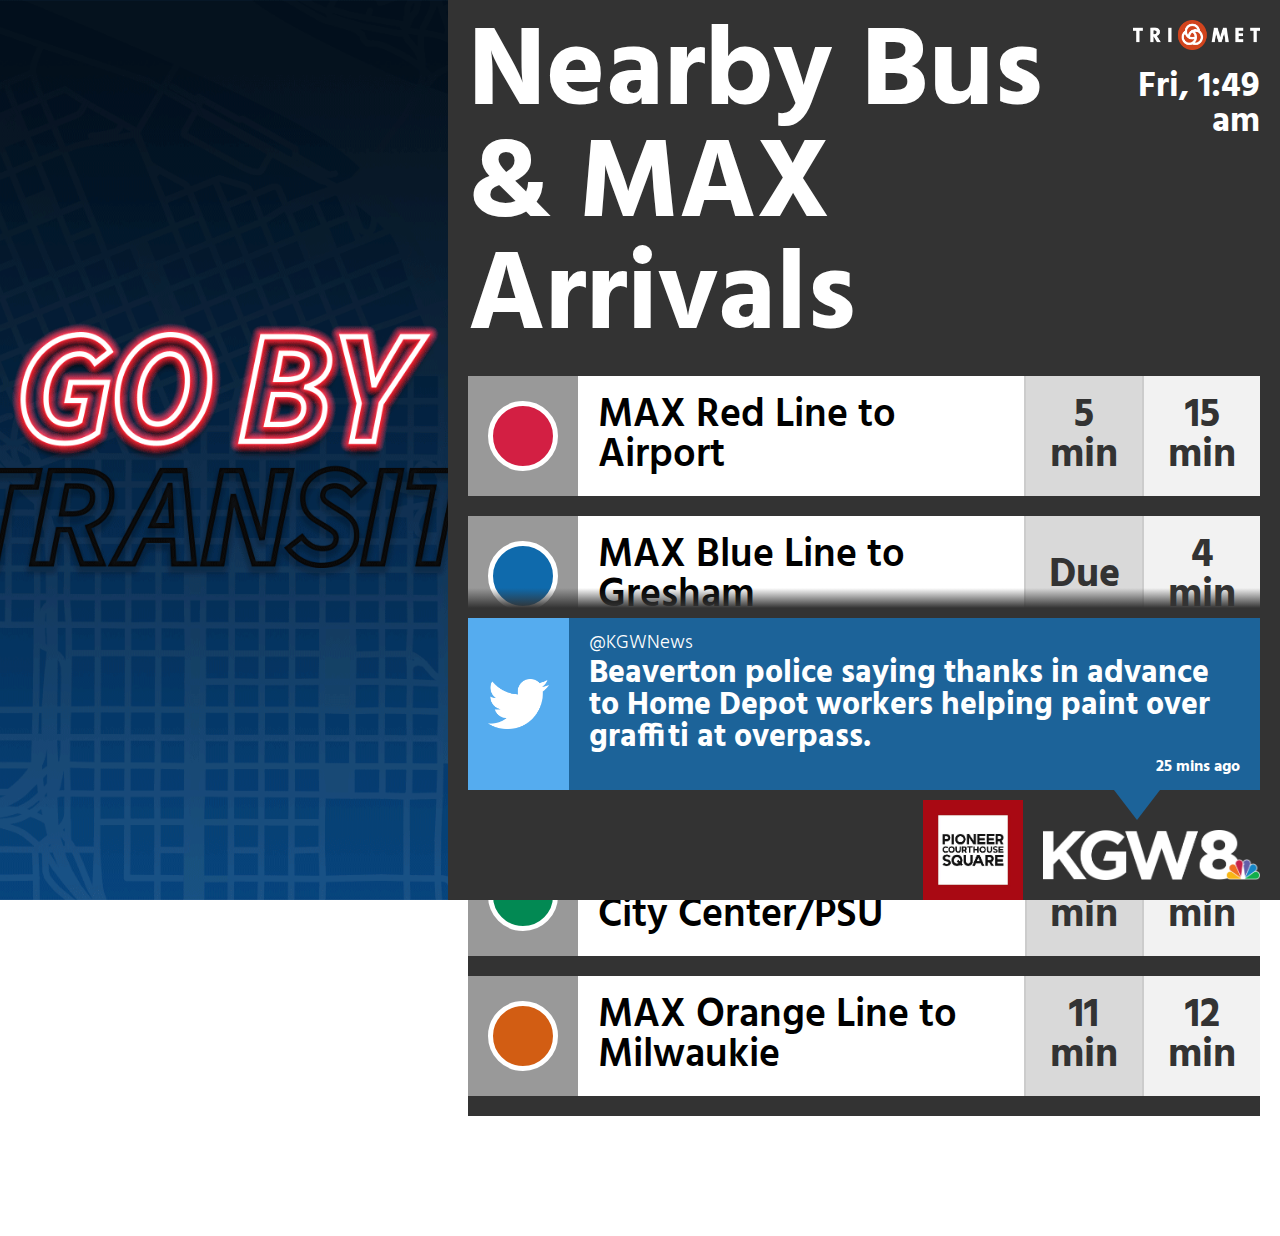
<file: tto/index.html>
<!DOCTYPE html>
<html xmlns="http://www.w3.org/1999/xhtml">
<head>
  <meta charset="utf-8"/>
  <meta name="viewport" content="width=device-width, minimum-scale=1.0, maximum-scale=1.0, initial-scale=1">
  <title>TTO - Monitor</title>
  <link href="css/main.css" rel="stylesheet" type="text/css" />
  <link href="https://fonts.googleapis.com/css?family=Hind:400,600,700" rel="stylesheet"> 
  <script src="https://ajax.googleapis.com/ajax/libs/jquery/2.2.4/jquery.min.js"></script>
  <script src="js/jquery.easing.min.js" type="text/javascript"></script>
  <script src="js/jquery.easy-ticker.js" type="text/javascript"></script>
  <script src="js/moment.js"></script>
  <script src="js/moment-timezone-with-data-2010-2020.js"></script>
</head>

<body>
  <div class="container">
    <div class="left-side">
    </div>
    <div class="right-side">
      <div class="right-side-header">
        <div class="header-left-cell vtop">
          <h1>Nearby Bus & MAX Arrivals</h1>
        </div>
        <div class="header-right-cell vtop">
          <img src="img/logos/trimet.png">
          <div class="current-time">--</div>
        </div>
      </div>
      <div class="right-side-body">
        <div class="arrivals">
          <div class="arrival">
            <div class="arrival-route">
              <div class="circle route-90"></div>
            </div>
            <div class="arrival-destination">
              MAX Red Line to Airport
            </div>
            <div class="arrival-time">
              5 min
            </div>
            <div class="arrival-time">
              15 min
            </div>
          </div>
          <div class="arrival">
            <div class="arrival-route">
              <div class="circle route-100"></div>
            </div>
            <div class="arrival-destination">
              MAX Blue Line to Gresham
            </div>
            <div class="arrival-time blink">
              Due
            </div>
            <div class="arrival-time">
              4 min
            </div>
          </div>
          <div class="arrival">
            <div class="arrival-route">
              <div class="circle route-100"></div>
            </div>
            <div class="arrival-destination">
              MAX Blue Line to Ruby Junction/E 197th Ave
            </div>
            <div class="arrival-time">
              5:35pm
            </div>
            <div class="arrival-time">
              &nbsp;
            </div>
          </div>
          <div class="arrival">
            <div class="arrival-route">
              <div class="circle route-200"></div>
            </div>
            <div class="arrival-destination">
              MAX Green Line to City Center/PSU
            </div>
            <div class="arrival-time">
              2 min
            </div>
            <div class="arrival-time">
              22 min
            </div>
          </div>
          <div class="arrival">
            <div class="arrival-route">
              <div class="circle route-290"></div>
            </div>
            <div class="arrival-destination">
              MAX Orange Line to Milwaukie
            </div>
            <div class="arrival-time">
              11 min
            </div>
            <div class="arrival-time">
              12 min
            </div>
          </div>
        </div>
      </div>
      <div class="right-side-footer">
        <div class="footer-content">
          <div class="gradient"></div>
          <div class="twitter">
            <div class="twitter-logo">
              <img src="img/logos/twitter.png">
            </div>
            <div class="twitter-content">
              <div class="twitter-content-handle">@KGWNews</div>
              <div class="twitter-content-tweet">Beaverton police saying thanks in advance to Home Depot workers helping paint over graffiti at overpass.</div>
              <div class="twitter-content-date">25 mins ago</div>
            </div>
            <div class="twitter-triangle">
              <div></div>
            </div>
          </div>
          <div class="footer-logos">
            <div class="footer-logo footer-logo-left">
              <div><img style="max-height: 100px;" src="img/logos/pioneer.jpg"></div>
            </div>
            <div class="footer-logo footer-logo-right">
              <div><img src="img/logos/kgw8.png"></div>
            </div>
          </div>
        </div>
      </div>
    </div>
  </div>

  <script src="js/main.js"></script>

</body>

</html>
</file>
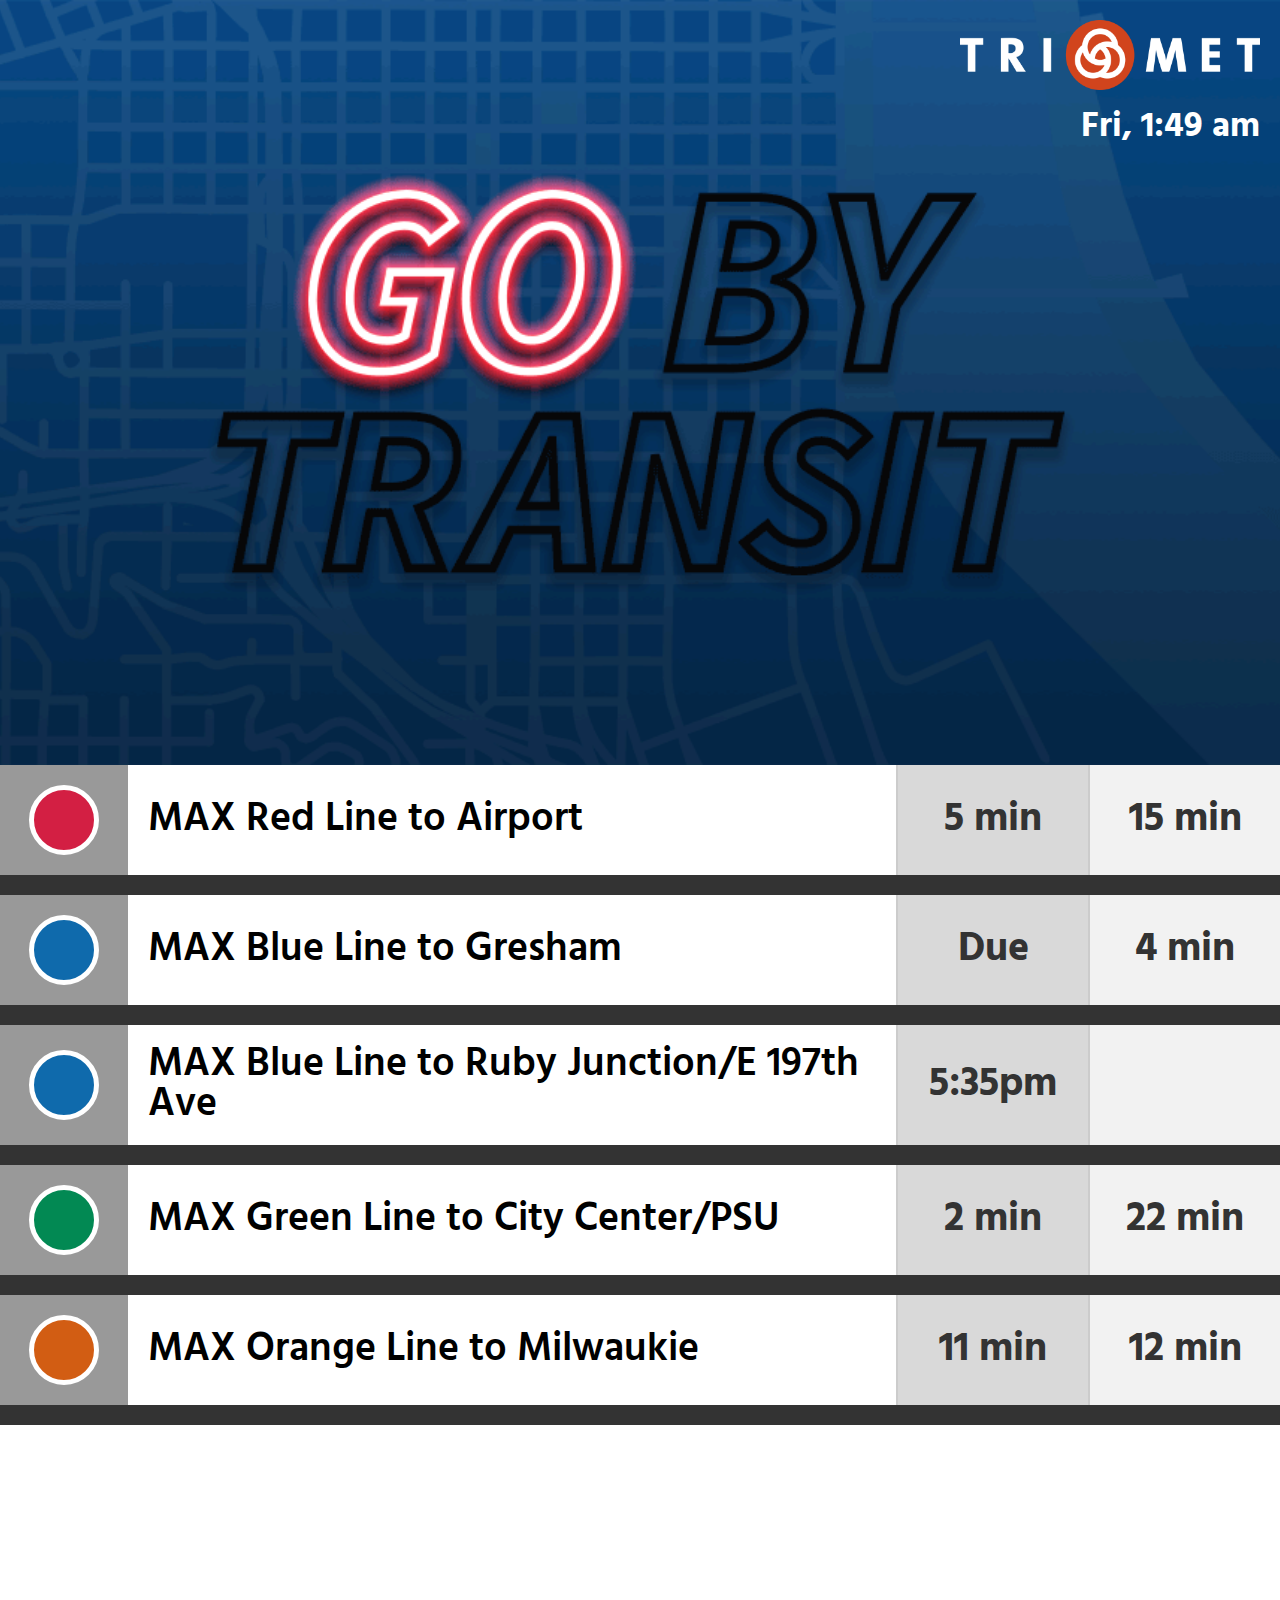
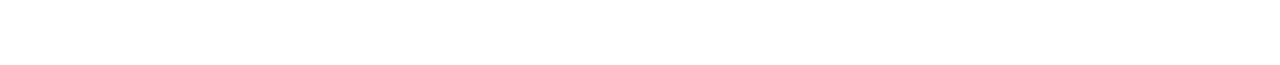
<file: tto/full-screen-ad.html>
<!DOCTYPE html>
<html xmlns="http://www.w3.org/1999/xhtml">
<head>
  <meta charset="utf-8"/>
  <meta name="viewport" content="width=device-width, minimum-scale=1.0, maximum-scale=1.0, initial-scale=1">
  <title>TTO - Monitor</title>
  <link href="css/main.css" rel="stylesheet" type="text/css" />
  <link href="css/full-screen.css" rel="stylesheet" type="text/css" />
  <link href="css/full-screen-ad.css" rel="stylesheet" type="text/css" />
  <link href="https://fonts.googleapis.com/css?family=Hind:400,600,700" rel="stylesheet"> 
  <script src="https://ajax.googleapis.com/ajax/libs/jquery/2.2.4/jquery.min.js"></script>
  <script src="js/jquery.easing.min.js" type="text/javascript"></script>
  <script src="js/jquery.easy-ticker.js" type="text/javascript"></script>
  <script src="js/moment.js"></script>
  <script src="js/moment-timezone-with-data-2010-2020.js"></script>
</head>

<body>
  <script>

  // var adTimer;

  // gbtAD = function(){
  //   $( ".right-side-header" ).fadeTo( "fast", 0, function() {
  //       clearTimeout(adTimer);
  //       $( ".right-side-header" ).css("background-image", "url(img/ads/hire.png)");
  //       $( ".right-side-header" ).fadeTo( "fast", 100);
  //       adTimer = setTimeout(hireAD, 5000);
  //   });
  // };

  // hireAD = function(){
  //   $( ".right-side-header" ).fadeTo( "fast", 0, function() {
  //       clearTimeout(adTimer);
  //       $( ".right-side-header" ).css("background-image", "url(img/ads/full-screen.gif)");
  //       $( ".right-side-header" ).fadeTo( "fast", 100);
  //       adTimer = setTimeout(gbtAD, 5000);
  //   });
  // };

  // window.setTimeout(gbtAD, 5000);
  </script>

  <div class="container">
    <div class="left-side">
    </div>
    <div class="right-side">
      <div class="right-side-header">
        <div class="header-right-cell vtop">
          <img src="img/logos/trimet.png">
          <div class="current-time">--</div>
        </div>
      </div>
      <div class="right-side-body">
        <div class="arrivals">
          <div class="arrival">
            <div class="arrival-route">
              <div class="circle route-90"></div>
            </div>
            <div class="arrival-destination">
              MAX Red Line to Airport
            </div>
            <div class="arrival-time">
              5 min
            </div>
            <div class="arrival-time">
              15 min
            </div>
          </div>
          <div class="arrival">
            <div class="arrival-route">
              <div class="circle route-100"></div>
            </div>
            <div class="arrival-destination">
              MAX Blue Line to Gresham
            </div>
            <div class="arrival-time blink">
              Due
            </div>
            <div class="arrival-time">
              4 min
            </div>
          </div>
          <div class="arrival">
            <div class="arrival-route">
              <div class="circle route-100"></div>
            </div>
            <div class="arrival-destination">
              MAX Blue Line to Ruby Junction/E 197th Ave
            </div>
            <div class="arrival-time">
              5:35pm
            </div>
            <div class="arrival-time">
              &nbsp;
            </div>
          </div>
          <div class="arrival">
            <div class="arrival-route">
              <div class="circle route-200"></div>
            </div>
            <div class="arrival-destination">
              MAX Green Line to City Center/PSU
            </div>
            <div class="arrival-time">
              2 min
            </div>
            <div class="arrival-time">
              22 min
            </div>
          </div>
          <div class="arrival">
            <div class="arrival-route">
              <div class="circle route-290"></div>
            </div>
            <div class="arrival-destination">
              MAX Orange Line to Milwaukie
            </div>
            <div class="arrival-time">
              11 min
            </div>
            <div class="arrival-time">
              12 min
            </div>
          </div>
        </div>
      </div>
<!--       <div class="right-side-footer">
        <div class="footer-content">
          <div class="gradient"></div>
          <div class="footer-logos">
            <div class="footer-logo footer-logo-left">
              <div><img src="img/logos/pioneer.jpg"></div>
            </div>
            <div class="footer-logo footer-logo-right">
              <div><img src="img/logos/kgw8.png"></div>
            </div>
          </div>
        </div>
      </div> -->
    </div>
  </div>
  <script src="js/main.js"></script>
</body>
</html>
</file>
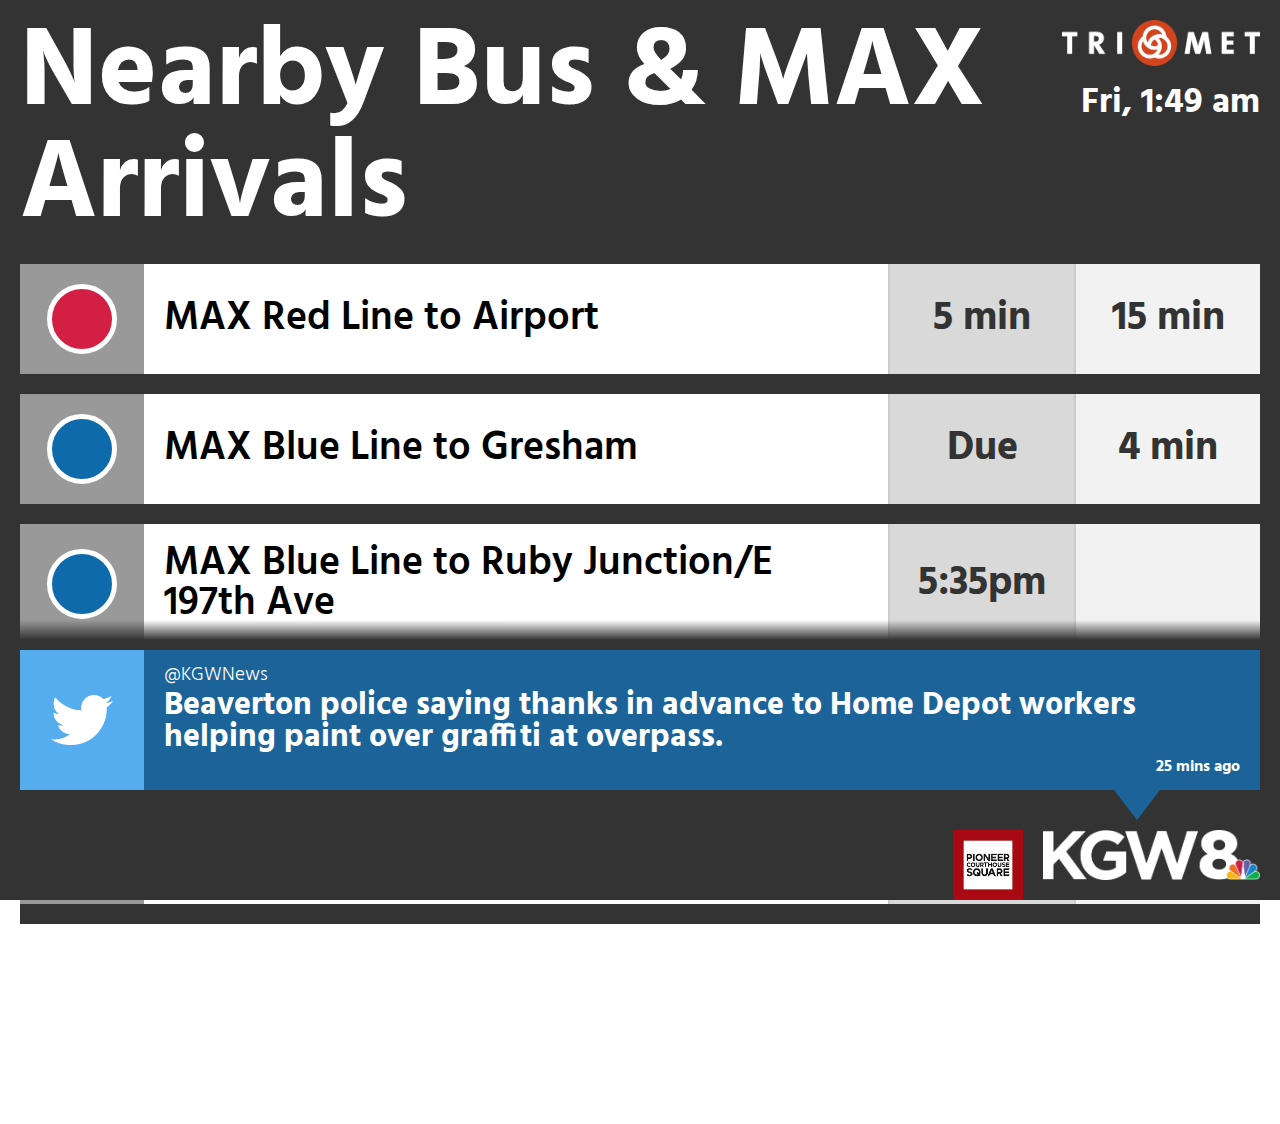
<file: tto/full-screen.html>
<!DOCTYPE html>
<html xmlns="http://www.w3.org/1999/xhtml">
<head>
  <meta charset="utf-8"/>
  <meta name="viewport" content="width=device-width, minimum-scale=1.0, maximum-scale=1.0, initial-scale=1">
  <title>TTO - Monitor</title>
  <link href="css/main.css" rel="stylesheet" type="text/css" />
  <link href="css/full-screen.css" rel="stylesheet" type="text/css" />
  <link href="https://fonts.googleapis.com/css?family=Hind:400,600,700" rel="stylesheet"> 
  <script src="https://ajax.googleapis.com/ajax/libs/jquery/2.2.4/jquery.min.js"></script>
  <script src="js/jquery.easing.min.js" type="text/javascript"></script>
  <script src="js/jquery.easy-ticker.js" type="text/javascript"></script>
  <script src="js/moment.js"></script>
  <script src="js/moment-timezone-with-data-2010-2020.js"></script>
</head>

<body>
  <div class="fs-ad">
  </div>
  <script>

  var adTimer;

  showAD = function(){
    $( ".fs-ad" ).fadeIn( "slow", function() {
        clearTimeout(adTimer);
        adTimer = setTimeout(hideAD, 5000);
    });
  }

  hideAD = function(){
    $( ".fs-ad" ).fadeOut( "slow", function() {
      clearTimeout(adTimer);
      adTimer = setTimeout(showAD, 10000);
    });
  }

  window.setTimeout(showAD, 5000);
  </script>
  <div class="container">
    <div class="left-side">
    </div>
    <div class="right-side">
      <div class="right-side-header">
        <div class="header-left-cell vtop">
          <h1>Nearby Bus & MAX Arrivals</h1>
        </div>
        <div class="header-right-cell vtop">
          <img src="img/logos/trimet.png">
          <div class="current-time">--</div>
        </div>
      </div>
      <div class="right-side-body">
        <div class="arrivals">
          <div class="arrival">
            <div class="arrival-route">
              <div class="circle route-90"></div>
            </div>
            <div class="arrival-destination">
              MAX Red Line to Airport
            </div>
            <div class="arrival-time">
              5 min
            </div>
            <div class="arrival-time">
              15 min
            </div>
          </div>
          <div class="arrival">
            <div class="arrival-route">
              <div class="circle route-100"></div>
            </div>
            <div class="arrival-destination">
              MAX Blue Line to Gresham
            </div>
            <div class="arrival-time blink">
              Due
            </div>
            <div class="arrival-time">
              4 min
            </div>
          </div>
          <div class="arrival">
            <div class="arrival-route">
              <div class="circle route-100"></div>
            </div>
            <div class="arrival-destination">
              MAX Blue Line to Ruby Junction/E 197th Ave
            </div>
            <div class="arrival-time">
              5:35pm
            </div>
            <div class="arrival-time">
              &nbsp;
            </div>
          </div>
          <div class="arrival">
            <div class="arrival-route">
              <div class="circle route-200"></div>
            </div>
            <div class="arrival-destination">
              MAX Green Line to City Center/PSU
            </div>
            <div class="arrival-time">
              2 min
            </div>
            <div class="arrival-time">
              22 min
            </div>
          </div>
          <div class="arrival">
            <div class="arrival-route">
              <div class="circle route-290"></div>
            </div>
            <div class="arrival-destination">
              MAX Orange Line to Milwaukie
            </div>
            <div class="arrival-time">
              11 min
            </div>
            <div class="arrival-time">
              12 min
            </div>
          </div>
        </div>
      </div>
      <div class="right-side-footer">
        <div class="footer-content">
          <div class="gradient"></div>
          <div class="twitter">
            <div class="twitter-logo">
              <img src="img/logos/twitter.png">
            </div>
            <div class="twitter-content">
              <div class="twitter-content-handle">@KGWNews</div>
              <div class="twitter-content-tweet">Beaverton police saying thanks in advance to Home Depot workers helping paint over graffiti at overpass.</div>
              <div class="twitter-content-date">25 mins ago</div>
            </div>
            <div class="twitter-triangle">
              <div></div>
            </div>
          </div>

          <div class="footer-logos">
            <div class="footer-logo footer-logo-left">
              <div><img src="img/logos/pioneer.jpg"></div>
            </div>
            <div class="footer-logo footer-logo-right">
              <div><img src="img/logos/kgw8.png"></div>
            </div>
          </div>
        </div>
      </div>
    </div>
  </div>

  <script src="js/main.js"></script>

</body>

</html>
</file>
<file: tto/css/main.css>
body {
  margin: 0;
  width: 100%;
  height: 100%;
  padding: 0;
  background-color:#FFF;
  color:#FFF;
  font-family: 'Hind', sans-serif;
  overflow:hidden;
/*  cursor: none;*/
}

.container{
  display: table;
  width: 100%;
  height: 100%;
  position: absolute;
}

.vtop{
  vertical-align: top;
}

.left-side{
  display: table-cell;
  background-color:#000;
  height:auto;
  width: 35%;
  background-image: url("../img/ads/01.gif");
  background-size: cover;
  background-repeat: no-repeat;
  background-position: center center;
/*  display: none;*/
}

.right-side{
  display: table-cell;
  background-color:#333;
  padding: 20px;
  width: 65%;
  height: 100%;
  position: relative;
}

.right-side-header{
  display: table;
  width: 100%;
  height: 15%;
}

.header-left-cell{
  display: table-cell;
  width: 80%;
  text-align: left;
}

.header-left-cell h1 {
  font-size: 7em;
  line-height: 1em;
  margin: 0px;
  padding: 0px;
}

.header-right-cell{
  display: table-cell;
  width: 20%;
  text-align: right;
}

.header-right-cell img{
  width: 80%;
  max-width: 300px;
  display: block;
  margin-left: auto;
  margin-right: 0px;
}

.current-time{
  font-size: 2.2em;
  font-weight: 700;
  line-height: 1em;
  margin-top: 20px;
}

.right-side-body{
  margin-top: 20px;
}

.arrivals{
  height: auto;
  width: 100%;
}

.arrival{
  background-color: #333333;
  width: 100%;
  height: auto;
  position: relative;
  display: table;
  font-size: 2.5em;
  padding-bottom: 20px;
}

.arrival div{
  vertical-align: middle;
  line-height: 1em;
  padding: 20px;
  display: table-cell;
}

.arrival-route{
  width: 10%;
  text-align: center;
  font-weight: 700;
  font-size: 1.5em;
  background-color: #999999;
  
}

.arrival-destination{
  background-color: #FFFFFF;
  color: #000;
  font-weight: 600;
  padding-left: 20px;
  width: 60%;
}

.arrival-time{
  background-color: #D9D9D9;
  color: #333;
  text-align: center;
  border-left: 2px solid #ccc;
  width: 15%;
  font-weight: 700;
}

.arrival-time:last-child {
    background-color: #F2F2F2;
}

.circle {
  border-radius: 50%;
  width: 20px;
  height: 20px;
  line-height: 0px;
  text-align: center;
  display: inline-block !important;
  border: 5px solid #FFF;
}

.route-100{
  background-color: #0F6AAC;
}
.route-200{
  background-color: #028953;
}
.route-90{
  background-color: #D31F43;
}
.route-190{
  background-color: #FFC524;
}
.route-290{
  background-color: #D25D13;
}
.route-203{
  background-color: #000000;
}
.route-193{
  background-color: #84bd00;
  span {
    display:none;
  }
  &:after{
    content: 'NS';
    color: #FFF;   
  }
}
.route-194{
  background-color: #ce0f69;
  span {
    display:none;
  }
  &:after{
    content: 'A';
    color: #FFF;   
  }
}
.route-195{
  background-color: #0093b2;
  span {
    display:none;
  }
  &:after{
    content: 'B';
    color: #FFF;   
  }
}

.blink {
  animation: blinker 0.5s linear infinite;
}

@keyframes blinker {  
  50% { background-color: #F7E975; }
}

.right-side-footer{
  width: 100%;
  position: absolute;
  bottom: 0px;
  left: 0px;
}

.footer-content{
  background-color: #333333;
  width: 100%;
  height: auto;
  z-index: 9999;
  position: relative;
  /*!  */
  /*!  */
  box-sizing: border-box;
  -webkit-box-sizing: border-box;
  -moz-box-sizing: border-box;
  padding: 0 20px;
}

.gradient{
  background: -moz-linear-gradient(top,  rgba(51,51,51,0) 0%, rgba(51,51,51,1) 100%); /* FF3.6-15 */
  background: -webkit-linear-gradient(top,  rgba(51,51,51,0) 0%,rgba(51,51,51,1) 100%); /* Chrome10-25,Safari5.1-6 */
  background: linear-gradient(to bottom,  rgba(51,51,51,0) 0%,rgba(51,51,51,1) 100%); /* W3C, IE10+, FF16+, Chrome26+, Opera12+, Safari7+ */
  filter: progid:DXImageTransform.Microsoft.gradient( startColorstr='#00333333', endColorstr='#333333',GradientType=0 ); /* IE6-9 */
  width: 100%;
  height: 20px;
  margin-top: -20px;
  position: absolute;
}

.twitter{
  display: table;
  width: 100%;
  padding-top: 10px;
}

.twitter-logo{
  display: table-cell;
  background-color: #55ACEF;
  vertical-align: middle;
  text-align: center;
  padding: 20px;
  width: 10%;
  height: 50px;
  line-height: 0px;
}

.twitter-logo img{
 height: 100%;
}

.twitter-content{
  display: table-cell;
  background-color: #1C6399;
  width: 90%;
  vertical-align: middle;
  padding: 10px 20px;
  font-weight: 700;
}

.twitter-content-handle{
  width: 100%;
  font-weight: 300;
  font-size: 1.2em;
  
}

.twitter-content-tweet{
  font-size: 2em;
  line-height: 1em;
  width: 100%;
}

.twitter-content-date{
  width: 100%;
  text-align: right;  
}

.twitter-triangle{
  width: 100%;
  text-align: right;
  height: 20px;
  display: table-row;
}

.twitter-triangle div{
  width: 0px;
  border-right: 23px solid transparent;
  margin-left: auto;
  position: absolute;
  border-top: 30px solid rgb(28, 99, 153);
  border-left: 23px solid transparent;
  height: 0px; 
  right: 0px;
  margin-right: 120px;

}

.footer-logos{
  display: table;
  width: 100%;
  height: 50%;
  padding: 20px 0;
}

.footer-logo{
  display: table-cell;
  line-height: 0;
  width: 100%;
  position: relative;
}

.footer-logo-left{
  text-align: left;
  vertical-align: bottom;
}

.footer-logo-left div{
  position: absolute;
  bottom: -20px;
  right: 20px;
}

.footer-logo-left div img{
  height: 100%;
  max-height: 70px;
}

.footer-logo-right{
  text-align: right;
  vertical-align: bottom;
}

.footer-logo-right div img{
  height: 100%;
  max-height: 50px;
}
</file>
<file: tto/css/full-screen.css>
.fs-ad{
  position: fixed;
  height: 100%;
  width: 100%;
  background-color: #000;
  top: 0px;
  left: 0px;
  z-index: 99999;
  background-image: url("../img/ads/full-screen.gif");
  background-size: cover;
  background-repeat: no-repeat;
  background-position: center center;
  display: none;
}
.left-side{
  display: table-cell;
  background-color:#000;
  height:auto;
  width: 0%;
  background-image: url("../img/ads/01.gif");
  background-size: cover;
  background-repeat: no-repeat;
  background-position: center center;
  display: none;
}

.right-side{
  display: table-cell;
  background-color:#333;
  padding: 20px;
  width: 100%;
  height: 100%;
  position: relative;
}
</file>
<file: tto/css/full-screen-ad.css>
.left-side{
  display: table-cell;
  background-color:#000;
  height:auto;
  width: 0%;
  background-image: url("../img/ads/01.gif");
  background-size: cover;
  background-repeat: no-repeat;
  background-position: center center;
  display: none;
}

.right-side{
  display: table-cell;
  background-color:#333;
  padding: 0px;
  width: 100%;
  height: 100%;
  position: relative;
}

.right-side-header {
    display: table;
    width: 100%;
    height: 85%;
    background-color: #000;
    background-image: url("../img/ads/full-screen.gif");
    background-size: cover;
    background-repeat: no-repeat;
    background-position: center center;

}

.right-side-body{
  height: 15%;
  margin-top: 0px;
}

.container {
    display: table;
    width: 100%;
    height: 100%;
    position: absolute;
}

.header-right-cell {
    display: table-cell;
    width: 20%;
    text-align: right;
    padding: 20px;
}
</file>
